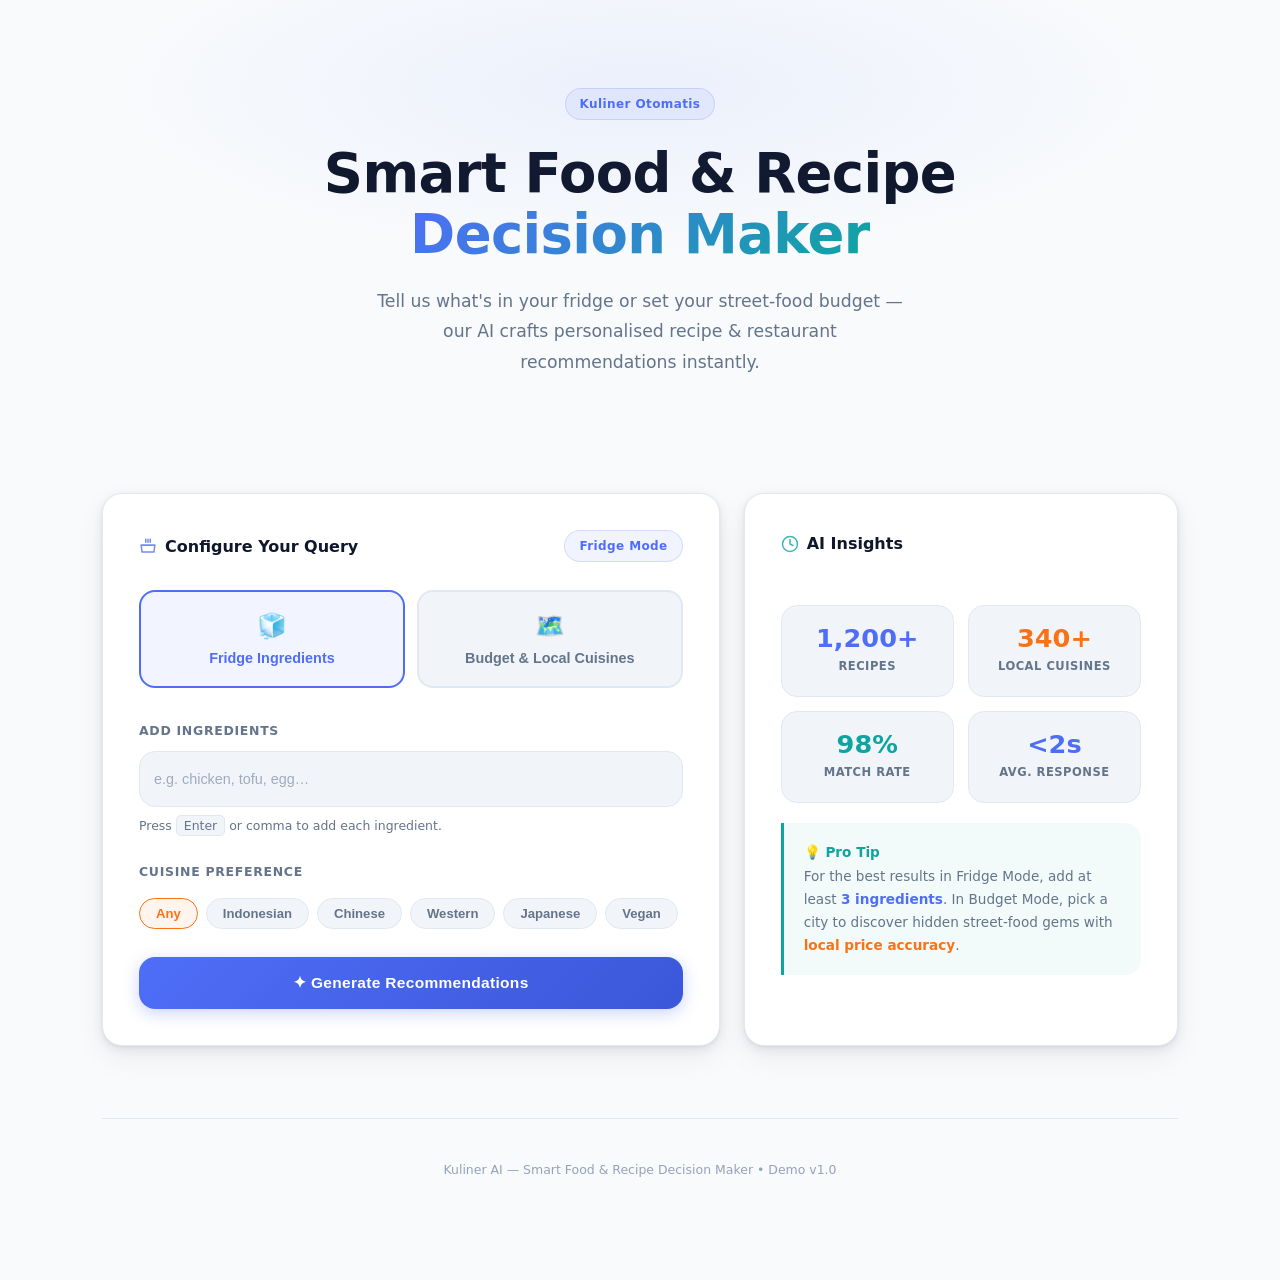
<file: index.html>
<!DOCTYPE html>
<html lang="en">
<head>
  <meta charset="UTF-8" />
  <meta name="viewport" content="width=device-width, initial-scale=1.0" />
  <title>Kuliner AI — Smart Food & Recipe Decision Maker</title>
  <link rel="stylesheet" href="css/style.css" />
</head>

<body>
  <div class="app-shell">

    <!-- ── HERO ───────────────────────────────────── -->
    <header class="hero">
      <div class="hero-eyebrow">
        <span class="badge">Kuliner Otomatis</span>
      </div>
      <h1>Smart Food &amp; Recipe<br><span>Decision Maker</span></h1>
      <p class="hero-subtitle">
        Tell us what's in your fridge or set your street-food budget —
        our AI crafts personalised recipe &amp; restaurant recommendations instantly.
      </p>
    </header>

    <!-- ── BENTO GRID ─────────────────────────────── -->
    <main>
      <div class="bento" id="main-bento">

        <!-- ── INPUT CARD (left, 7 cols) ───────────── -->
        <div class="card col-7" id="input-card">
          <div class="card-header">
            <span class="card-title">
              <svg width="18" height="18" viewBox="0 0 24 24" fill="none" stroke="var(--accent)" stroke-width="2" stroke-linecap="round" stroke-linejoin="round">
                <path d="M3 11l1 9h16l1-9H3z"/><path d="M3 11H21"/><path d="M9 3v4m3-4v4m3-4v4"/>
              </svg>
              Configure Your Query
            </span>
            <span class="badge" id="mode-badge">Fridge Mode</span>
          </div>

          <!-- Mode toggle -->
          <div class="mode-toggle" role="group" aria-label="Select mode">
            <button class="mode-btn active" id="btn-fridge" onclick="switchMode('fridge')" aria-pressed="true">
              <span class="mode-icon">🧊</span>
              Fridge Ingredients
            </button>
            <button class="mode-btn" id="btn-budget" onclick="switchMode('budget')" aria-pressed="false">
              <span class="mode-icon">🗺️</span>
              Budget &amp; Local Cuisines
            </button>
          </div>

          <!-- ── Panel A: Fridge Ingredients ────────── -->
          <div class="input-panel active" id="panel-fridge">
            <label for="ingredient-input">Add Ingredients</label>
            <div class="tag-input-wrap" onclick="document.getElementById('ingredient-input').focus()">
              <input
                id="ingredient-input"
                type="text"
                placeholder="e.g. chicken, tofu, egg…"
                autocomplete="off"
                aria-label="Type an ingredient and press Enter"
              />
            </div>
            <p class="hint-text">Press <kbd>Enter</kbd> or comma to add each ingredient.</p>

            <div style="margin-top: 24px;">
              <label for="cuisine-pref">Cuisine Preference</label>
              <div class="city-chips" id="cuisine-chips" role="group" aria-label="Choose cuisine style"></div>
            </div>
          </div>

          <!-- ── Panel B: Budget & Local Cuisines ───── -->
          <div class="input-panel" id="panel-budget">
            <label>Daily Food Budget</label>
            <div class="budget-display">
              <span class="budget-value" id="budget-val">25,000</span>
              <span class="budget-unit"> IDR</span>
            </div>
            <input type="range" id="budget-slider" min="5000" max="150000" step="5000" value="25000" aria-label="Budget in IDR" />
            <div style="display:flex;justify-content:space-between;margin-top:8px;">
              <span class="hint-text">Rp 5K</span>
              <span class="hint-text">Rp 150K</span>
            </div>

            <div style="margin-top: 26px;">
              <label>Select City / Region</label>
              <div class="city-chips" id="city-chips" role="group" aria-label="Choose city"></div>
            </div>
          </div>

          <button class="btn-primary" id="submit-btn" onclick="runAI()">
            ✦ Generate Recommendations
          </button>
        </div>

        <!-- ── SIDE COLUMN (5 cols) ──────────────────── -->
        <div class="card col-5 side-col">
          <div class="card-header">
            <span class="card-title">
              <svg width="18" height="18" viewBox="0 0 24 24" fill="none" stroke="var(--accent3)" stroke-width="2" stroke-linecap="round" stroke-linejoin="round">
                <circle cx="12" cy="12" r="10"/><path d="M12 6v6l4 2"/>
              </svg>
              AI Insights
            </span>
          </div>

          <div class="stat-grid">
            <div class="stat-card">
              <div class="stat-val color-accent">1,200+</div>
              <div class="stat-label">Recipes</div>
            </div>
            <div class="stat-card">
              <div class="stat-val color-accent2">340+</div>
              <div class="stat-label">Local Cuisines</div>
            </div>
            <div class="stat-card">
              <div class="stat-val color-accent3">98%</div>
              <div class="stat-label">Match Rate</div>
            </div>
            <div class="stat-card">
              <div class="stat-val color-accent">&lt;2s</div>
              <div class="stat-label">Avg. Response</div>
            </div>
          </div>

          <div class="tip-box">
            <strong>💡 Pro Tip</strong><br>
            For the best results in Fridge Mode, add at least
            <strong style="color:var(--accent)">3 ingredients</strong>.
            In Budget Mode, pick a city to discover hidden street-food gems
            with <strong style="color:var(--accent2)">local price accuracy</strong>.
          </div>
        </div>

        <!-- ── AI PROCESSING STATE ─────────────────── -->
        <div class="card" id="processing-section">
          <div class="ai-loader" aria-live="polite" aria-label="AI is processing">
            <div class="ai-dot"></div>
            <div class="ai-dot"></div>
            <div class="ai-dot"></div>
          </div>
          <p class="ai-status-text" id="ai-status-msg">Initialising AI engine…</p>
          <div class="ai-progress-bar">
            <div class="ai-progress-fill" id="ai-progress-fill"></div>
          </div>
        </div>

        <!-- ── RESULTS SECTION ────────────────────── -->
        <div id="results-section">
          <div class="results-header">
            <h2 id="results-title">🍽️ Recommended for You</h2>
            <button class="btn-secondary" onclick="resetUI()" aria-label="Try a new search">
              ↩ New Search
            </button>
          </div>
          <!-- recipe cards injected by JS as a vertical list -->
          <div class="results-list" id="results-grid"></div>
        </div>

      </div><!-- .bento -->
    </main>

    <footer>
      Kuliner AI &mdash; Smart Food &amp; Recipe Decision Maker &bull; Demo v1.0
    </footer>

  </div><!-- .app-shell -->

  <!-- Component modules loaded in dependency order -->
  <script src="js/data.js"></script>
  <script src="js/ui.js"></script>
  <script src="js/app.js"></script>
</body>
</html>
</file>
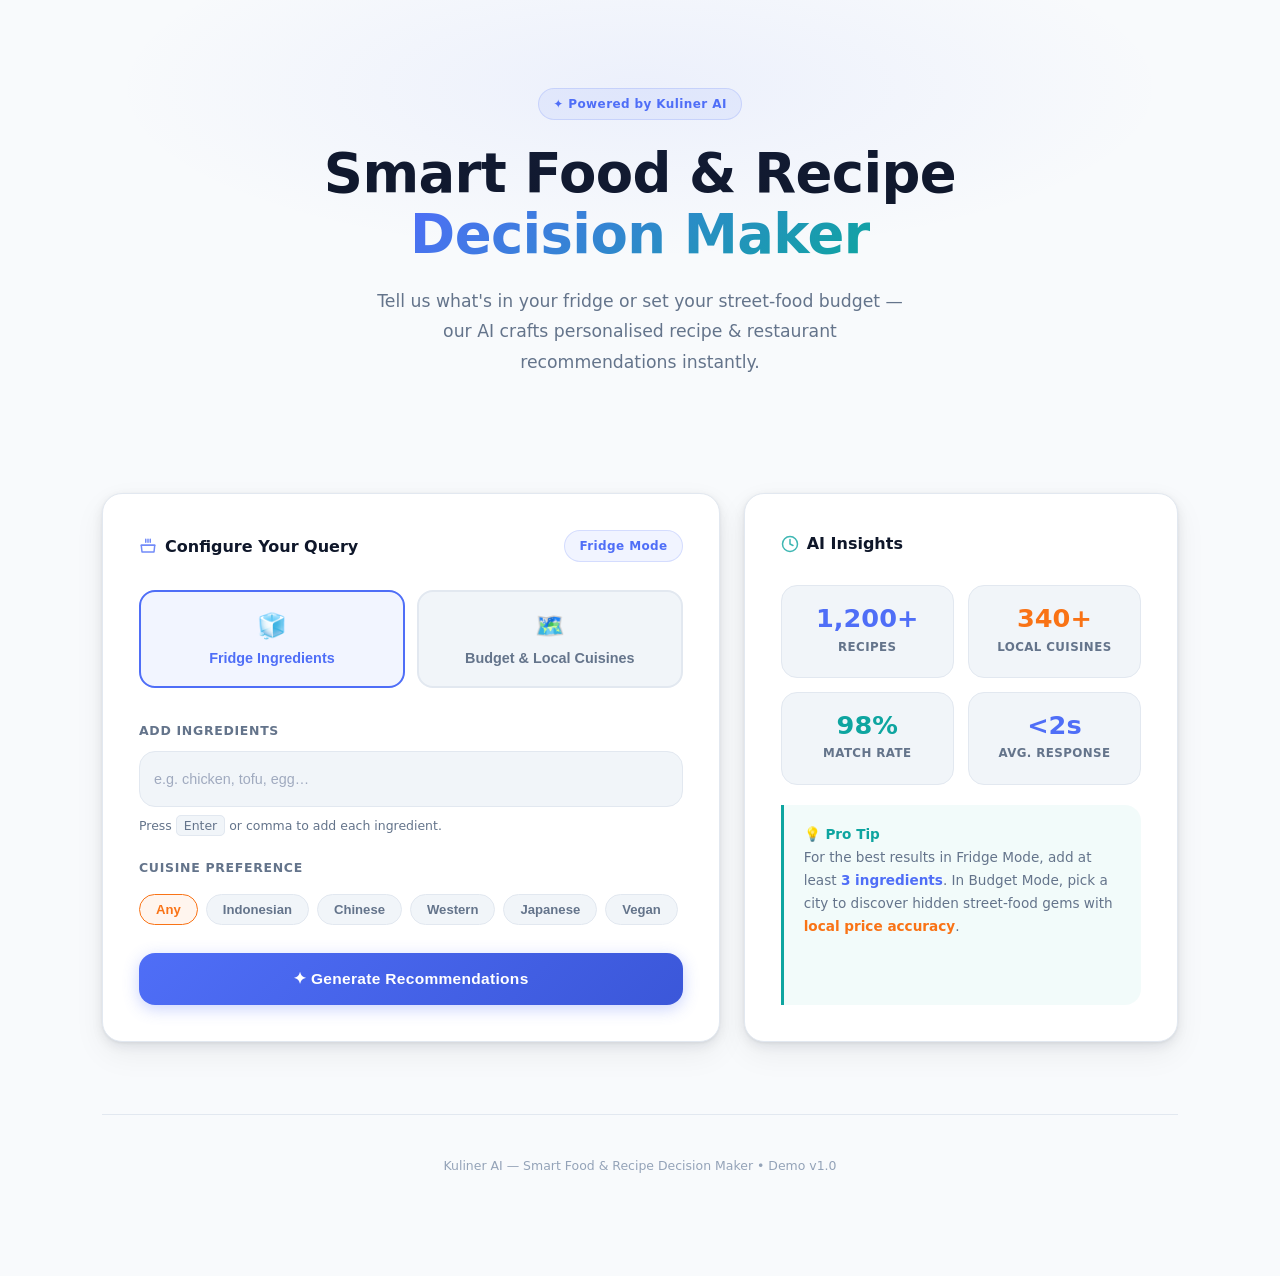
<file: kuliner-ai.html>
<!DOCTYPE html>
<html lang="en">
<head>
  <meta charset="UTF-8" />
  <meta name="viewport" content="width=device-width, initial-scale=1.0" />
  <title>Kuliner AI — Smart Food & Recipe Decision Maker</title>

  <!-- ─────────────────────────────────────────────
       EMBEDDED STYLES
       Dark-mode bento-grid aesthetic
  ───────────────────────────────────────────── -->
  <style>
    /* ── Reset & tokens ─────────────────────────── */
    *, *::before, *::after { box-sizing: border-box; margin: 0; padding: 0; }

    :root {
      /* ── Light theme palette ── */
      --bg:        #F8FAFC;
      --surface:   #FFFFFF;
      --surface2:  #F1F5F9;
      --border:    #E2E8F0;
      --border-focus: #94A3B8;
      --accent:    #4F6EF7;
      --accent2:   #F97316;
      --accent3:   #0EA5A0;
      --text:      #0F172A;
      --muted:     #64748B;
      --radius:    16px;
      --radius-lg: 20px;
      /* layered soft shadow for premium depth */
      --shadow:    0 1px 3px rgba(15,23,42,.06),
                   0 4px 12px rgba(15,23,42,.08),
                   0 12px 32px rgba(15,23,42,.06);
      --shadow-card-hover:
                   0 2px 6px rgba(15,23,42,.07),
                   0 8px 24px rgba(15,23,42,.11),
                   0 20px 48px rgba(15,23,42,.08);
      --transition: .22s ease;
    }

    html { scroll-behavior: smooth; }

    body {
      background: var(--bg);
      color: var(--text);
      font-family: -apple-system, "Segoe UI", system-ui, sans-serif;
      font-size: 15px;
      line-height: 1.7;
      min-height: 100vh;
    }

    /* ── Scrollbar ───────────────────────────────── */
    ::-webkit-scrollbar { width: 6px; }
    ::-webkit-scrollbar-track { background: var(--bg); }
    ::-webkit-scrollbar-thumb { background: var(--border); border-radius: 99px; }

    /* ── Layout shell — generous horizontal padding ── */
    .app-shell {
      max-width: 1140px;
      margin: 0 auto;
      padding: 0 32px 80px;
    }

    @media (max-width: 600px) {
      .app-shell { padding: 0 16px 60px; }
    }

    /* ── Utility ─────────────────────────────────── */
    .badge {
      display: inline-flex;
      align-items: center;
      gap: 6px;
      padding: 5px 14px;
      border-radius: 99px;
      font-size: 12px;
      font-weight: 700;
      letter-spacing: .4px;
      background: rgba(79,110,247,.08);
      color: var(--accent);
      border: 1px solid rgba(79,110,247,.18);
    }

    .badge.green {
      background: rgba(14,165,160,.07);
      color: var(--accent3);
      border-color: rgba(14,165,160,.18);
    }

    .badge.orange {
      background: rgba(249,115,22,.07);
      color: var(--accent2);
      border-color: rgba(249,115,22,.18);
    }

    /* ── HERO — airy top padding ─────────────────── */
    .hero {
      padding: 88px 0 64px;
      text-align: center;
      position: relative;
    }

    /* very soft tint, barely visible on white */
    .hero::before {
      content: '';
      position: absolute;
      inset: 0;
      background: radial-gradient(ellipse 70% 55% at 50% 20%,
                  rgba(79,110,247,.07) 0%, transparent 70%);
      pointer-events: none;
    }

    .hero-eyebrow {
      margin-bottom: 24px;
    }

    .hero h1 {
      font-size: clamp(2.1rem, 5vw, 3.4rem);
      font-weight: 800;
      letter-spacing: -.6px;
      line-height: 1.12;
      margin-bottom: 20px;
      color: var(--text);
    }

    .hero h1 span {
      background: linear-gradient(135deg, var(--accent) 0%, var(--accent3) 100%);
      -webkit-background-clip: text;
      -webkit-text-fill-color: transparent;
      background-clip: text;
    }

    .hero-subtitle {
      color: var(--muted);
      font-size: 1.08rem;
      max-width: 540px;
      margin: 0 auto;
      line-height: 1.75;
    }

    /* ── BENTO GRID — wider gaps for white-space ─── */
    .bento {
      display: grid;
      grid-template-columns: repeat(12, 1fr);
      gap: 24px;
      margin-top: 52px;
    }

    /* card base — crisp white with generous padding */
    .card {
      background: var(--surface);
      border: 1px solid var(--border);
      border-radius: var(--radius-lg);
      padding: 36px;
      box-shadow: var(--shadow);
      transition: box-shadow var(--transition), border-color var(--transition);
    }

    .card:hover {
      border-color: rgba(79,110,247,.25);
      box-shadow: var(--shadow-card-hover);
    }

    /* bento column spans */
    .col-12 { grid-column: span 12; }
    .col-7  { grid-column: span 7;  }
    .col-5  { grid-column: span 5;  }
    .col-6  { grid-column: span 6;  }

    @media (max-width: 768px) {
      .col-7, .col-5, .col-6 { grid-column: span 12; }
    }

    /* card header row */
    .card-header {
      display: flex;
      align-items: center;
      justify-content: space-between;
      margin-bottom: 28px;
    }

    .card-title {
      font-size: 1rem;
      font-weight: 700;
      color: var(--text);
      display: flex;
      align-items: center;
      gap: 8px;
    }

    .card-title svg { opacity: .8; }

    /* ── MODE TOGGLE ─────────────────────────────── */
    .mode-toggle {
      display: grid;
      grid-template-columns: 1fr 1fr;
      gap: 12px;
      margin-bottom: 32px;
    }

    .mode-btn {
      padding: 18px 12px;
      background: var(--surface2);
      border: 2px solid var(--border);
      border-radius: var(--radius);
      color: var(--muted);
      font-size: .9rem;
      font-weight: 600;
      cursor: pointer;
      text-align: center;
      transition: all var(--transition);
      line-height: 1.35;
    }

    .mode-btn .mode-icon { font-size: 1.5rem; display: block; margin-bottom: 6px; }

    .mode-btn.active {
      background: rgba(79,110,247,.07);
      border-color: var(--accent);
      color: var(--accent);
    }

    .mode-btn:hover:not(.active) {
      border-color: var(--border-focus);
      color: var(--text);
      background: var(--surface);
    }

    /* ── FORM ELEMENTS ───────────────────────────── */
    label {
      display: block;
      font-size: .78rem;
      font-weight: 700;
      color: var(--muted);
      text-transform: uppercase;
      letter-spacing: .7px;
      margin-bottom: 10px;
    }

    /* Input panel sections fade in/out */
    .input-panel {
      display: none;
      animation: fadeSlide .3s ease;
    }

    .input-panel.active { display: block; }

    @keyframes fadeSlide {
      from { opacity: 0; transform: translateY(10px); }
      to   { opacity: 1; transform: translateY(0); }
    }

    /* tag input */
    .tag-input-wrap {
      background: var(--surface2);
      border: 1.5px solid var(--border);
      border-radius: var(--radius);
      padding: 12px 14px;
      display: flex;
      flex-wrap: wrap;
      gap: 7px;
      min-height: 56px;
      cursor: text;
      transition: border-color var(--transition), box-shadow var(--transition);
    }

    .tag-input-wrap:focus-within {
      border-color: var(--accent);
      box-shadow: 0 0 0 3px rgba(79,110,247,.1);
    }

    .tag-chip {
      background: rgba(79,110,247,.1);
      color: var(--accent);
      border-radius: 8px;
      padding: 4px 11px;
      font-size: .82rem;
      font-weight: 600;
      display: flex;
      align-items: center;
      gap: 5px;
    }

    .tag-chip button {
      background: none;
      border: none;
      color: var(--accent);
      cursor: pointer;
      padding: 0;
      font-size: .95rem;
      line-height: 1;
      opacity: .6;
    }

    .tag-chip button:hover { opacity: 1; }

    #ingredient-input {
      flex: 1;
      min-width: 120px;
      background: none;
      border: none;
      outline: none;
      color: var(--text);
      font-size: .9rem;
    }

    #ingredient-input::placeholder { color: #A0AABF; }

    .hint-text {
      font-size: .78rem;
      color: var(--muted);
      margin-top: 8px;
    }

    /* budget slider */
    .budget-display {
      text-align: center;
      margin-bottom: 20px;
      padding: 20px;
      background: var(--surface2);
      border-radius: var(--radius);
    }

    .budget-value {
      font-size: 2.2rem;
      font-weight: 800;
      color: var(--accent2);
    }

    .budget-unit {
      font-size: .88rem;
      color: var(--muted);
    }

    input[type="range"] {
      -webkit-appearance: none;
      width: 100%;
      height: 6px;
      background: var(--border);
      border-radius: 99px;
      outline: none;
      cursor: pointer;
    }

    input[type="range"]::-webkit-slider-thumb {
      -webkit-appearance: none;
      width: 22px;
      height: 22px;
      border-radius: 50%;
      background: var(--accent2);
      box-shadow: 0 0 0 4px rgba(249,115,22,.15), 0 2px 6px rgba(249,115,22,.3);
      cursor: pointer;
    }

    /* city chips */
    .city-chips {
      display: flex;
      flex-wrap: wrap;
      gap: 8px;
      margin-top: 16px;
    }

    .city-chip {
      padding: 7px 16px;
      background: var(--surface2);
      border: 1.5px solid var(--border);
      border-radius: 99px;
      font-size: .82rem;
      font-weight: 600;
      color: var(--muted);
      cursor: pointer;
      transition: all var(--transition);
    }

    .city-chip.active,
    .city-chip:hover {
      background: rgba(249,115,22,.07);
      border-color: var(--accent2);
      color: var(--accent2);
    }

    /* ── SUBMIT BUTTON ───────────────────────────── */
    .btn-primary {
      width: 100%;
      padding: 17px;
      background: linear-gradient(135deg, var(--accent) 0%, #3B57D9 100%);
      color: #fff;
      font-size: .97rem;
      font-weight: 700;
      border: none;
      border-radius: var(--radius);
      cursor: pointer;
      margin-top: 28px;
      letter-spacing: .3px;
      box-shadow: 0 4px 16px rgba(79,110,247,.3);
      transition: box-shadow var(--transition), transform var(--transition), opacity var(--transition);
      position: relative;
      overflow: hidden;
    }

    .btn-primary:hover {
      box-shadow: 0 6px 24px rgba(79,110,247,.4);
      transform: translateY(-2px);
    }

    .btn-primary:active { transform: translateY(0); box-shadow: 0 2px 8px rgba(79,110,247,.2); }
    .btn-primary:disabled { opacity: .45; cursor: not-allowed; transform: none; box-shadow: none; }

    /* ── STATS MINI CARDS (side column) ──────────── */
    .stat-grid {
      display: grid;
      grid-template-columns: 1fr 1fr;
      gap: 14px;
      margin-bottom: 20px;
    }

    .stat-card {
      background: var(--surface2);
      border: 1px solid var(--border);
      border-radius: var(--radius);
      padding: 20px 16px;
      text-align: center;
    }

    .stat-card .stat-val {
      font-size: 1.6rem;
      font-weight: 800;
      line-height: 1;
      margin-bottom: 5px;
    }

    .stat-card .stat-label {
      font-size: .74rem;
      color: var(--muted);
      font-weight: 600;
      text-transform: uppercase;
      letter-spacing: .4px;
    }

    .color-accent  { color: var(--accent); }
    .color-accent2 { color: var(--accent2); }
    .color-accent3 { color: var(--accent3); }

    /* tip box */
    .tip-box {
      background: rgba(14,165,160,.05);
      border-left: 3px solid var(--accent3);
      border-radius: 0 var(--radius) var(--radius) 0;
      padding: 18px 20px;
      font-size: .85rem;
      color: var(--muted);
      line-height: 1.7;
    }

    .tip-box strong { color: var(--accent3); }

    /* ── AI PROCESSING STATE ─────────────────────── */
    #processing-section {
      display: none;
      grid-column: span 12;
      text-align: center;
      padding: 56px 32px;
    }

    #processing-section.visible { display: block; }

    .ai-loader {
      display: flex;
      justify-content: center;
      align-items: center;
      gap: 10px;
      margin-bottom: 24px;
    }

    .ai-dot {
      width: 13px;
      height: 13px;
      border-radius: 50%;
      background: var(--accent);
      animation: pulse-dot 1.4s ease-in-out infinite;
    }

    .ai-dot:nth-child(2) { animation-delay: .2s; background: var(--accent3); }
    .ai-dot:nth-child(3) { animation-delay: .4s; background: var(--accent2); }

    @keyframes pulse-dot {
      0%, 80%, 100% { transform: scale(.55); opacity: .35; }
      40%            { transform: scale(1.15); opacity: 1; }
    }

    .ai-status-text {
      font-size: 1rem;
      color: var(--muted);
      font-weight: 500;
    }

    .ai-progress-bar {
      width: 280px;
      height: 5px;
      background: var(--border);
      border-radius: 99px;
      margin: 20px auto 0;
      overflow: hidden;
    }

    .ai-progress-fill {
      height: 100%;
      width: 0%;
      background: linear-gradient(90deg, var(--accent), var(--accent3));
      border-radius: 99px;
      transition: width .4s ease;
    }

    /* ── RESULTS SECTION ─────────────────────────── */
    #results-section {
      display: none;
      grid-column: span 12;
    }

    #results-section.visible { display: block; }

    .results-header {
      display: flex;
      align-items: center;
      justify-content: space-between;
      margin-bottom: 28px;
      flex-wrap: wrap;
      gap: 14px;
    }

    .results-header h2 {
      font-size: 1.25rem;
      font-weight: 800;
      color: var(--text);
    }

    .results-grid {
      display: grid;
      grid-template-columns: repeat(auto-fill, minmax(300px, 1fr));
      gap: 20px;
    }

    /* recipe card */
    .recipe-card {
      background: var(--surface);
      border: 1px solid var(--border);
      border-radius: var(--radius-lg);
      overflow: hidden;
      box-shadow: var(--shadow);
      transition: transform var(--transition), box-shadow var(--transition), border-color var(--transition);
      cursor: pointer;
    }

    .recipe-card:hover {
      transform: translateY(-4px);
      border-color: rgba(79,110,247,.2);
      box-shadow: var(--shadow-card-hover);
    }

    /* colourful top accent stripe per card */
    .recipe-card-stripe {
      height: 5px;
    }

    .stripe-blue   { background: linear-gradient(90deg, #4F6EF7, #818CF8); }
    .stripe-orange { background: linear-gradient(90deg, #F97316, #FB923C); }
    .stripe-teal   { background: linear-gradient(90deg, #0EA5A0, #2DD4BF); }

    .recipe-card-body { padding: 26px; }

    .recipe-name {
      font-size: 1.07rem;
      font-weight: 800;
      color: var(--text);
      margin-bottom: 8px;
      display: flex;
      align-items: flex-start;
      gap: 8px;
    }

    .recipe-name .food-emoji { font-size: 1.35rem; }

    .recipe-meta {
      display: flex;
      gap: 8px;
      flex-wrap: wrap;
      margin-bottom: 16px;
    }

    .meta-pill {
      font-size: .74rem;
      font-weight: 700;
      padding: 4px 11px;
      border-radius: 99px;
    }

    .meta-pill.cost {
      background: rgba(249,115,22,.09);
      color: var(--accent2);
      border: 1px solid rgba(249,115,22,.2);
    }

    .meta-pill.time {
      background: rgba(14,165,160,.08);
      color: var(--accent3);
      border: 1px solid rgba(14,165,160,.18);
    }

    .meta-pill.difficulty {
      background: rgba(79,110,247,.08);
      color: var(--accent);
      border: 1px solid rgba(79,110,247,.16);
    }

    /* ingredient/location tags */
    .recipe-tags {
      display: flex;
      flex-wrap: wrap;
      gap: 6px;
      margin-bottom: 18px;
    }

    .recipe-tag {
      background: var(--surface2);
      border: 1px solid var(--border);
      border-radius: 6px;
      padding: 3px 9px;
      font-size: .74rem;
      color: var(--muted);
    }

    /* accordion steps */
    .steps-toggle {
      width: 100%;
      background: var(--surface2);
      border: 1.5px solid var(--border);
      border-radius: var(--radius);
      padding: 11px 16px;
      color: var(--text);
      font-size: .85rem;
      font-weight: 600;
      cursor: pointer;
      text-align: left;
      display: flex;
      justify-content: space-between;
      align-items: center;
      transition: background var(--transition), border-color var(--transition);
    }

    .steps-toggle:hover {
      background: rgba(79,110,247,.05);
      border-color: rgba(79,110,247,.3);
    }

    .steps-toggle .chevron {
      transition: transform var(--transition);
      font-style: normal;
      color: var(--muted);
    }

    .steps-toggle.open .chevron { transform: rotate(180deg); }

    .steps-body {
      display: none;
      padding: 16px 0 4px;
    }

    .steps-body.open { display: block; }

    .step-item {
      display: flex;
      gap: 14px;
      margin-bottom: 14px;
    }

    .step-num {
      flex-shrink: 0;
      width: 26px;
      height: 26px;
      border-radius: 50%;
      background: rgba(79,110,247,.1);
      color: var(--accent);
      font-size: .75rem;
      font-weight: 800;
      display: flex;
      align-items: center;
      justify-content: center;
      margin-top: 1px;
    }

    .step-text {
      font-size: .86rem;
      color: var(--muted);
      line-height: 1.6;
    }

    /* ── FOOTER ──────────────────────────────────── */
    footer {
      text-align: center;
      padding: 40px 0 20px;
      font-size: .78rem;
      color: #94A3B8;
      border-top: 1px solid var(--border);
      margin-top: 72px;
    }
  </style>
</head>

<body>
  <div class="app-shell">

    <!-- ── HERO ───────────────────────────────────── -->
    <header class="hero">
      <div class="hero-eyebrow">
        <span class="badge">✦ Powered by Kuliner AI</span>
      </div>
      <h1>Smart Food &amp; Recipe<br><span>Decision Maker</span></h1>
      <p class="hero-subtitle">
        Tell us what's in your fridge or set your street-food budget —
        our AI crafts personalised recipe &amp; restaurant recommendations instantly.
      </p>
    </header>

    <!-- ── BENTO GRID ─────────────────────────────── -->
    <main>
      <div class="bento" id="main-bento">

        <!-- ── INPUT CARD (left, 7 cols) ───────────── -->
        <div class="card col-7" id="input-card">
          <div class="card-header">
            <span class="card-title">
              <!-- mixing bowl icon -->
              <svg width="18" height="18" viewBox="0 0 24 24" fill="none" stroke="var(--accent)" stroke-width="2" stroke-linecap="round" stroke-linejoin="round">
                <path d="M3 11l1 9h16l1-9H3z"/><path d="M3 11H21"/><path d="M9 3v4m3-4v4m3-4v4"/>
              </svg>
              Configure Your Query
            </span>
            <span class="badge" id="mode-badge">Fridge Mode</span>
          </div>

          <!-- Mode toggle -->
          <div class="mode-toggle" role="group" aria-label="Select mode">
            <button class="mode-btn active" id="btn-fridge" onclick="switchMode('fridge')" aria-pressed="true">
              <span class="mode-icon">🧊</span>
              Fridge Ingredients
            </button>
            <button class="mode-btn" id="btn-budget" onclick="switchMode('budget')" aria-pressed="false">
              <span class="mode-icon">🗺️</span>
              Budget &amp; Local Cuisines
            </button>
          </div>

          <!-- ── Panel A: Fridge Ingredients ────────── -->
          <div class="input-panel active" id="panel-fridge">
            <label for="ingredient-input">Add Ingredients</label>
            <div class="tag-input-wrap" onclick="document.getElementById('ingredient-input').focus()">
              <!-- tags rendered here by JS -->
              <input
                id="ingredient-input"
                type="text"
                placeholder="e.g. chicken, tofu, egg…"
                autocomplete="off"
                aria-label="Type an ingredient and press Enter"
              />
            </div>
            <p class="hint-text">Press <kbd style="background:var(--surface2);border:1px solid var(--border);color:var(--muted);padding:2px 7px;border-radius:5px;font-size:.78rem;font-family:inherit">Enter</kbd> or comma to add each ingredient.</p>

            <div style="margin-top: 20px;">
              <label for="cuisine-pref">Cuisine Preference</label>
              <div class="city-chips" id="cuisine-chips" role="group" aria-label="Choose cuisine style">
                <!-- JS renders these -->
              </div>
            </div>
          </div>

          <!-- ── Panel B: Budget & Local Cuisines ───── -->
          <div class="input-panel" id="panel-budget">
            <label>Daily Food Budget</label>
            <div class="budget-display">
              <span class="budget-value" id="budget-val">25,000</span>
              <span class="budget-unit"> IDR</span>
            </div>
            <input
              type="range"
              id="budget-slider"
              min="5000"
              max="150000"
              step="5000"
              value="25000"
              aria-label="Budget in IDR"
            />
            <div style="display:flex;justify-content:space-between;margin-top:6px;">
              <span class="hint-text">Rp 5K</span>
              <span class="hint-text">Rp 150K</span>
            </div>

            <div style="margin-top: 22px;">
              <label>Select City / Region</label>
              <div class="city-chips" id="city-chips" role="group" aria-label="Choose city">
                <!-- JS renders these -->
              </div>
            </div>
          </div>

          <!-- Submit -->
          <button class="btn-primary" id="submit-btn" onclick="runAI()">
            ✦ Generate Recommendations
          </button>
        </div>

        <!-- ── SIDE COLUMN (5 cols) ──────────────────── -->
        <div class="card col-5" style="display:flex;flex-direction:column;gap:0;">
          <div class="card-header">
            <span class="card-title">
              <svg width="18" height="18" viewBox="0 0 24 24" fill="none" stroke="var(--accent3)" stroke-width="2" stroke-linecap="round" stroke-linejoin="round">
                <circle cx="12" cy="12" r="10"/><path d="M12 6v6l4 2"/>
              </svg>
              AI Insights
            </span>
          </div>

          <!-- mini stats -->
          <div class="stat-grid">
            <div class="stat-card">
              <div class="stat-val color-accent">1,200+</div>
              <div class="stat-label">Recipes</div>
            </div>
            <div class="stat-card">
              <div class="stat-val color-accent2">340+</div>
              <div class="stat-label">Local Cuisines</div>
            </div>
            <div class="stat-card">
              <div class="stat-val color-accent3">98%</div>
              <div class="stat-label">Match Rate</div>
            </div>
            <div class="stat-card">
              <div class="stat-val color-accent">&lt;2s</div>
              <div class="stat-label">Avg. Response</div>
            </div>
          </div>

          <!-- tip box -->
          <div class="tip-box" style="flex:1;">
            <strong>💡 Pro Tip</strong><br>
            For the best results in Fridge Mode, add at least
            <strong style="color:var(--accent)">3 ingredients</strong>.
            In Budget Mode, pick a city to discover hidden street-food gems
            with <strong style="color:var(--accent2)">local price accuracy</strong>.
          </div>
        </div>

        <!-- ── AI PROCESSING STATE ─────────────────── -->
        <div class="card" id="processing-section">
          <div class="ai-loader" aria-live="polite" aria-label="AI is processing">
            <div class="ai-dot"></div>
            <div class="ai-dot"></div>
            <div class="ai-dot"></div>
          </div>
          <p class="ai-status-text" id="ai-status-msg">Initialising AI engine…</p>
          <div class="ai-progress-bar">
            <div class="ai-progress-fill" id="ai-progress-fill"></div>
          </div>
        </div>

        <!-- ── RESULTS SECTION ────────────────────── -->
        <div id="results-section">
          <div class="results-header">
            <h2 id="results-title">🍽️ Recommended for You</h2>
            <button
              style="background:var(--surface2);border:1.5px solid var(--border);color:var(--muted);padding:9px 18px;border-radius:var(--radius);cursor:pointer;font-size:.83rem;font-weight:600;transition:all .22s ease;"
              onmouseover="this.style.borderColor='var(--border-focus)';this.style.color='var(--text)'"
              onmouseout="this.style.borderColor='var(--border)';this.style.color='var(--muted)'"
              onclick="resetUI()"
              aria-label="Try a new search"
            >
              ↩ New Search
            </button>
          </div>
          <div class="results-grid" id="results-grid">
            <!-- recipe cards injected by JS -->
          </div>
        </div>

      </div><!-- .bento -->
    </main>

    <!-- ── FOOTER ──────────────────────────────────── -->
    <footer>
      Kuliner AI &mdash; Smart Food &amp; Recipe Decision Maker &bull; Demo v1.0
    </footer>

  </div><!-- .app-shell -->

  <!-- ─────────────────────────────────────────────
       EMBEDDED JAVASCRIPT
  ───────────────────────────────────────────── -->
  <script>
    /* ─────────────────────────────────────────────
     * STATE
     * ───────────────────────────────────────────── */
    const state = {
      mode: 'fridge',             // 'fridge' | 'budget'
      ingredients: [],
      selectedCuisines: [],
      budget: 25000,
      selectedCity: 'Yogyakarta'
    };

    /* ─────────────────────────────────────────────
     * CONSTANTS / SEED DATA
     * ───────────────────────────────────────────── */
    const CUISINES = ['Any', 'Indonesian', 'Chinese', 'Western', 'Japanese', 'Vegan'];
    const CITIES   = ['Yogyakarta', 'Jakarta', 'Bandung', 'Surabaya', 'Bali', 'Medan'];

    /**
     * Recipe database (simulated).
     * Each object represents a dish the AI can "recommend".
     * In production this would come from a real API.
     */
    const RECIPES_FRIDGE = [
      {
        emoji: '🍳',
        name: 'Scrambled Tofu with Egg',
        cost: 'Rp 8,000',
        time: '15 min',
        difficulty: 'Easy',
        tags: ['tofu', 'egg', 'garlic', 'soy sauce'],
        stripe: 'stripe-blue',
        steps: [
          'Crumble firm tofu into small pieces and set aside.',
          'Sauté minced garlic in oil over medium heat until fragrant.',
          'Add tofu, season with soy sauce, salt, and pepper; stir-fry 3 min.',
          'Push tofu to the side, crack in eggs, and scramble lightly.',
          'Fold eggs into tofu; cook 1 more minute. Serve hot.'
        ]
      },
      {
        emoji: '🍜',
        name: 'Mie Goreng Sederhana',
        cost: 'Rp 12,000',
        time: '20 min',
        difficulty: 'Easy',
        tags: ['noodles', 'egg', 'cabbage', 'sweet soy sauce'],
        stripe: 'stripe-orange',
        steps: [
          'Boil noodles until al-dente; drain and toss with a drop of oil.',
          'Heat oil; stir-fry shallots and garlic 2 min.',
          'Add noodles, kecap manis, and oyster sauce; toss well.',
          'Push to side, scramble an egg in the same wok.',
          'Mix egg through the noodles; add cabbage and cook 2 min.',
          'Garnish with fried shallots and a lime wedge.'
        ]
      },
      {
        emoji: '🍲',
        name: 'Sayur Bening Bayam',
        cost: 'Rp 5,000',
        time: '25 min',
        difficulty: 'Easy',
        tags: ['spinach', 'corn', 'shallots', 'water'],
        stripe: 'stripe-teal',
        steps: [
          'Bring 600 ml water to a gentle boil.',
          'Add sliced shallots and garlic; simmer 3 min.',
          'Add sweet corn chunks; cook 5 min.',
          'Add spinach leaves; season with salt and a pinch of sugar.',
          'Cook 2 more minutes. Serve as a light, clear soup.'
        ]
      }
    ];

    const RECIPES_BUDGET = {
      Yogyakarta: [
        {
          emoji: '🍚',
          name: 'Nasi Gudeg Yu Djum',
          cost: 'Rp 15,000',
          time: 'Ready to eat',
          difficulty: 'Dine-out',
          tags: ['Jl. Kaliurang', 'Open 06:00–14:00', 'Jackfruit stew'],
          stripe: 'stripe-orange',
          steps: [
            'Head to Jl. Kaliurang KM 4.5, Yogyakarta.',
            'Order the standard "porsi" (serving) which includes rice, gudeg, krecek, and a boiled egg.',
            'Pair with hot teh jahe (ginger tea) for Rp 3,000.',
            'Arrive before 10 AM for the freshest batch.',
            'Take-away packaging available in banana-leaf wraps.'
          ]
        },
        {
          emoji: '🥜',
          name: 'Sate Klathak Pak Pong',
          cost: 'Rp 22,000',
          time: 'Ready to eat',
          difficulty: 'Dine-out',
          tags: ['Pasar Pathuk', 'Open 17:00–23:00', 'Lamb satay'],
          stripe: 'stripe-blue',
          steps: [
            'Find the stall at Pasar Pathuk, near Alun-Alun Selatan.',
            'Sate Klathak uses thick iron skewers — ask for 2 skewers + rice.',
            'Season is minimal: only salt, letting the lamb flavour shine.',
            'Enjoy with kuah tongseng (spiced broth) on the side.',
            'Budget: Rp 22K for 2 skewers + rice + broth.'
          ]
        },
        {
          emoji: '🍢',
          name: 'Angkringan Lik Man',
          cost: 'Rp 10,000',
          time: 'Ready to eat',
          difficulty: 'Dine-out',
          tags: ['Stasiun Tugu', 'Open 17:30–late', 'Street snacks'],
          stripe: 'stripe-teal',
          steps: [
            'Find Angkringan Lik Man right next to Tugu Train Station.',
            'Pick 4–6 skewers from the cart (sate usus, tempe, tahu).',
            'Order nasi kucing (small rice packet) for Rp 2,000 each.',
            'Pair with traditional kopi joss (coffee with a charcoal briquette).',
            'Rp 10K–15K will get you a satisfying, authentic experience.'
          ]
        }
      ],
      Jakarta: [
        {
          emoji: '🍜',
          name: 'Soto Betawi Bu Haji',
          cost: 'Rp 25,000',
          time: 'Ready to eat',
          difficulty: 'Dine-out',
          tags: ['Menteng area', 'Open 07:00–15:00', 'Beef soup'],
          stripe: 'stripe-orange',
          steps: [
            'Visit the stall in Menteng, Central Jakarta.',
            'Order the "komplit" (complete) version with beef, lung, and potato.',
            'Rich coconut milk broth — ask for extra emping crackers.',
            'Squeeze lime to cut through the richness.',
            'Pair with sweet iced tea (es teh manis) for Rp 5,000.'
          ]
        },
        {
          emoji: '🥗',
          name: 'Gado-Gado Cemara',
          cost: 'Rp 18,000',
          time: 'Ready to eat',
          difficulty: 'Dine-out',
          tags: ['Cikini area', 'Open 10:00–20:00', 'Peanut sauce salad'],
          stripe: 'stripe-teal',
          steps: [
            'Locate the stall near Cikini roundabout.',
            'Choose your vegetables: kangkung, bean sprouts, potato, egg.',
            'The peanut sauce is freshly ground — specify your spice level.',
            'Add lontong (rice cake) for extra filling.',
            'Topped with kerupuk and fried shallots before serving.'
          ]
        },
        {
          emoji: '🍢',
          name: 'Ketoprak Cirebon Abang',
          cost: 'Rp 14,000',
          time: 'Ready to eat',
          difficulty: 'Dine-out',
          tags: ['Street cart', 'Open 11:00–21:00', 'Tofu & vermicelli'],
          stripe: 'stripe-blue',
          steps: [
            'Look for the blue-cart ketoprak vendor along Jl. Wahid Hasyim.',
            'Ingredients: bihun, tahu, taoge, ketimun, and lontong.',
            'Sauce: peanut-based with kecap manis and sambal.',
            'Sprinkle generous amounts of emping for crunch.',
            'Budget-friendly and filling — one portion is enough for lunch.'
          ]
        }
      ]
    };

    /* Fallback for cities not in dataset */
    const FALLBACK_RECIPES = [
      {
        emoji: '🍛',
        name: 'Nasi Campur Lokal',
        cost: 'Rp 18,000',
        time: 'Ready to eat',
        difficulty: 'Dine-out',
        tags: ['Local warung', 'Mixed rice', 'Budget-friendly'],
        stripe: 'stripe-orange',
        steps: [
          'Find the nearest warung nasi campur in your area.',
          'Point to 3–4 side dishes from the display.',
          'Common picks: tempe goreng, tahu bacem, sayur asem, and sambal.',
          'Comes with a portion of steamed white rice.',
          'Usually open for lunch 11:00–15:00.'
        ]
      },
      {
        emoji: '🥘',
        name: 'Soto Ayam Kampung',
        cost: 'Rp 12,000',
        time: 'Ready to eat',
        difficulty: 'Dine-out',
        tags: ['Street food', 'Chicken broth', 'Common across Indonesia'],
        stripe: 'stripe-teal',
        steps: [
          'Look for a soto stall near your location.',
          'Order the standard bowl with rice or vermicelli.',
          'Add a soft-boiled egg for Rp 2,000 extra.',
          'Squeeze lime and add a spoonful of sambal.',
          'The clear golden broth is a signature of soto ayam kampung.'
        ]
      },
      {
        emoji: '🥞',
        name: 'Martabak Terang Bulan',
        cost: 'Rp 20,000',
        time: 'Ready to eat',
        difficulty: 'Dine-out',
        tags: ['Night market', 'Sweet pancake', 'Popular snack'],
        stripe: 'stripe-blue',
        steps: [
          'Visit a night market (pasar malam) or look for roadside vendors after 5 PM.',
          'Choose a sweet filling: chocolate, cheese, peanut, or combination.',
          'Freshly made thick pancake batter is poured into a pan and cooked slowly.',
          'Cut into portions and wrapped in paper.',
          'Great as a dessert or evening snack within budget.'
        ]
      }
    ];

    /* AI processing status messages shown sequentially */
    const AI_MESSAGES = [
      'Scanning ingredient database…',
      'Cross-referencing local cuisines…',
      'Calculating nutritional balance…',
      'Matching your budget constraints…',
      'Finalising top recommendations…'
    ];

    /* ─────────────────────────────────────────────
     * DOM REFERENCES
     * ───────────────────────────────────────────── */
    const $modeBadge    = document.getElementById('mode-badge');
    const $btnFridge    = document.getElementById('btn-fridge');
    const $btnBudget    = document.getElementById('btn-budget');
    const $panelFridge  = document.getElementById('panel-fridge');
    const $panelBudget  = document.getElementById('panel-budget');
    const $submitBtn    = document.getElementById('submit-btn');
    const $processing   = document.getElementById('processing-section');
    const $results      = document.getElementById('results-section');
    const $resultsGrid  = document.getElementById('results-grid');
    const $resultsTitle = document.getElementById('results-title');
    const $aiMsg        = document.getElementById('ai-status-msg');
    const $aiProgress   = document.getElementById('ai-progress-fill');
    const $budgetSlider = document.getElementById('budget-slider');
    const $budgetVal    = document.getElementById('budget-val');
    const $tagWrap      = document.querySelector('.tag-input-wrap');
    const $ingInput     = document.getElementById('ingredient-input');

    /* ─────────────────────────────────────────────
     * INIT
     * ───────────────────────────────────────────── */
    (function init() {
      renderCuisineChips();
      renderCityChips();
      setupIngredientInput();
      setupBudgetSlider();
    })();

    /* ─────────────────────────────────────────────
     * CUISINE CHIPS (Fridge mode)
     * ───────────────────────────────────────────── */
    function renderCuisineChips() {
      const wrap = document.getElementById('cuisine-chips');
      wrap.innerHTML = '';
      CUISINES.forEach(function(c, i) {
        const btn = document.createElement('button');
        btn.className = 'city-chip' + (i === 0 ? ' active' : '');
        btn.textContent = c;
        btn.setAttribute('aria-pressed', i === 0 ? 'true' : 'false');
        btn.onclick = function() {
          wrap.querySelectorAll('.city-chip').forEach(function(b) {
            b.classList.remove('active');
            b.setAttribute('aria-pressed', 'false');
          });
          btn.classList.add('active');
          btn.setAttribute('aria-pressed', 'true');
          state.selectedCuisines = [c];
        };
        wrap.appendChild(btn);
      });
      state.selectedCuisines = [CUISINES[0]];
    }

    /* ─────────────────────────────────────────────
     * CITY CHIPS (Budget mode)
     * ───────────────────────────────────────────── */
    function renderCityChips() {
      const wrap = document.getElementById('city-chips');
      wrap.innerHTML = '';
      CITIES.forEach(function(city, i) {
        const btn = document.createElement('button');
        btn.className = 'city-chip' + (i === 0 ? ' active' : '');
        btn.textContent = city;
        btn.setAttribute('aria-pressed', i === 0 ? 'true' : 'false');
        btn.onclick = function() {
          wrap.querySelectorAll('.city-chip').forEach(function(b) {
            b.classList.remove('active');
            b.setAttribute('aria-pressed', 'false');
          });
          btn.classList.add('active');
          btn.setAttribute('aria-pressed', 'true');
          state.selectedCity = city;
        };
        wrap.appendChild(btn);
      });
    }

    /* ─────────────────────────────────────────────
     * INGREDIENT TAG INPUT
     * ───────────────────────────────────────────── */
    function setupIngredientInput() {
      $ingInput.addEventListener('keydown', function(e) {
        if (e.key === 'Enter' || e.key === ',') {
          e.preventDefault();
          addIngredient($ingInput.value);
        }
        // backspace on empty input removes last tag
        if (e.key === 'Backspace' && $ingInput.value === '' && state.ingredients.length > 0) {
          removeIngredient(state.ingredients.length - 1);
        }
      });

      $ingInput.addEventListener('blur', function() {
        if ($ingInput.value.trim()) addIngredient($ingInput.value);
      });
    }

    function addIngredient(raw) {
      const val = raw.replace(/,/g, '').trim().toLowerCase();
      if (!val || state.ingredients.includes(val)) {
        $ingInput.value = '';
        return;
      }
      state.ingredients.push(val);
      renderTags();
      $ingInput.value = '';
    }

    function removeIngredient(idx) {
      state.ingredients.splice(idx, 1);
      renderTags();
    }

    function renderTags() {
      // remove all existing chips, keep the input element
      $tagWrap.querySelectorAll('.tag-chip').forEach(function(el) { el.remove(); });
      state.ingredients.forEach(function(ing, i) {
        const chip = document.createElement('span');
        chip.className = 'tag-chip';
        chip.innerHTML =
          ing +
          '<button onclick="removeIngredient(' + i + ')" aria-label="Remove ' + ing + '">×</button>';
        $tagWrap.insertBefore(chip, $ingInput);
      });
    }

    /* ─────────────────────────────────────────────
     * BUDGET SLIDER
     * ───────────────────────────────────────────── */
    function setupBudgetSlider() {
      $budgetSlider.addEventListener('input', function() {
        state.budget = parseInt($budgetSlider.value, 10);
        $budgetVal.textContent = state.budget.toLocaleString('id-ID');
      });
    }

    /* ─────────────────────────────────────────────
     * MODE SWITCH
     * ───────────────────────────────────────────── */
    function switchMode(mode) {
      state.mode = mode;

      const isFridge = mode === 'fridge';

      $btnFridge.classList.toggle('active', isFridge);
      $btnBudget.classList.toggle('active', !isFridge);
      $btnFridge.setAttribute('aria-pressed', isFridge ? 'true' : 'false');
      $btnBudget.setAttribute('aria-pressed', isFridge ? 'false' : 'true');

      $panelFridge.classList.toggle('active', isFridge);
      $panelBudget.classList.toggle('active', !isFridge);

      $modeBadge.textContent = isFridge ? 'Fridge Mode' : 'Budget Mode';
    }

    /* ─────────────────────────────────────────────
     * RUN AI (orchestrator)
     * ───────────────────────────────────────────── */
    function runAI() {
      // basic validation
      if (state.mode === 'fridge' && state.ingredients.length === 0) {
        shakeElement('input-card');
        alert('Please add at least one ingredient before generating recommendations.');
        return;
      }

      // hide results, show processing
      $results.classList.remove('visible');
      $results.style.display = 'none';
      $processing.classList.add('visible');
      $submitBtn.disabled = true;

      simulateProcessing(function() {
        // done — show results
        $processing.classList.remove('visible');
        displayResults();
        $submitBtn.disabled = false;
      });
    }

    /* ─────────────────────────────────────────────
     * SIMULATED AI PROCESSING
     * ───────────────────────────────────────────── */
    function simulateProcessing(onComplete) {
      let step = 0;
      const totalSteps = AI_MESSAGES.length;
      const stepDuration = 520; // ms per step

      function tick() {
        if (step >= totalSteps) {
          $aiProgress.style.width = '100%';
          setTimeout(onComplete, 300);
          return;
        }
        $aiMsg.textContent = AI_MESSAGES[step];
        $aiProgress.style.width = ((step + 1) / totalSteps * 100) + '%';
        step++;
        setTimeout(tick, stepDuration);
      }

      // reset bar
      $aiProgress.style.width = '0%';
      tick();
    }

    /* ─────────────────────────────────────────────
     * DISPLAY RESULTS
     * ───────────────────────────────────────────── */
    function displayResults() {
      let recipes;

      if (state.mode === 'fridge') {
        recipes = RECIPES_FRIDGE;
        $resultsTitle.textContent =
          '🍳 Recipes using: ' + state.ingredients.slice(0, 3).join(', ') +
          (state.ingredients.length > 3 ? '…' : '');
      } else {
        // look up city-specific recipes; fall back to generic
        recipes = RECIPES_BUDGET[state.selectedCity] || FALLBACK_RECIPES;
        $resultsTitle.textContent =
          '🗺️ Best eats in ' + state.selectedCity +
          ' under Rp ' + state.budget.toLocaleString('id-ID');
      }

      // filter budget mode cards by price if possible
      if (state.mode === 'budget') {
        recipes = recipes.filter(function(r) {
          const price = parseInt(r.cost.replace(/[^\d]/g, ''), 10);
          return price <= state.budget;
        });
        // if filter removes everything, show all
        if (recipes.length === 0) recipes = RECIPES_BUDGET[state.selectedCity] || FALLBACK_RECIPES;
      }

      // render cards
      $resultsGrid.innerHTML = '';
      recipes.forEach(function(recipe, idx) {
        $resultsGrid.appendChild(buildRecipeCard(recipe, idx));
      });

      $results.style.display = 'block';
      // slight delay so display:block paints before transition
      requestAnimationFrame(function() {
        $results.classList.add('visible');
        $results.scrollIntoView({ behavior: 'smooth', block: 'start' });
      });
    }

    /* ─────────────────────────────────────────────
     * BUILD RECIPE CARD (DOM)
     * ───────────────────────────────────────────── */
    function buildRecipeCard(recipe, idx) {
      const card = document.createElement('article');
      card.className = 'recipe-card';
      card.style.animationDelay = (idx * 0.08) + 's';
      card.style.animation = 'fadeSlide .4s ease both';

      // tags HTML
      const tagsHTML = recipe.tags
        .map(function(t) { return '<span class="recipe-tag">' + escapeHTML(t) + '</span>'; })
        .join('');

      // steps HTML
      const stepsHTML = recipe.steps
        .map(function(s, i) {
          return '<div class="step-item">' +
            '<div class="step-num">' + (i + 1) + '</div>' +
            '<p class="step-text">' + escapeHTML(s) + '</p>' +
          '</div>';
        })
        .join('');

      const toggleId = 'steps-toggle-' + idx;
      const bodyId   = 'steps-body-' + idx;

      card.innerHTML =
        '<div class="recipe-card-stripe ' + recipe.stripe + '"></div>' +
        '<div class="recipe-card-body">' +
          '<div class="recipe-name">' +
            '<span class="food-emoji">' + recipe.emoji + '</span>' +
            escapeHTML(recipe.name) +
          '</div>' +
          '<div class="recipe-meta">' +
            '<span class="meta-pill cost">' + escapeHTML(recipe.cost) + '</span>' +
            '<span class="meta-pill time">⏱ ' + escapeHTML(recipe.time) + '</span>' +
            '<span class="meta-pill difficulty">' + escapeHTML(recipe.difficulty) + '</span>' +
          '</div>' +
          '<div class="recipe-tags">' + tagsHTML + '</div>' +
          '<button class="steps-toggle" id="' + toggleId + '" ' +
            'onclick="toggleSteps(\'' + toggleId + '\',\'' + bodyId + '\')" ' +
            'aria-expanded="false" aria-controls="' + bodyId + '">' +
            'View Step-by-Step <em class="chevron">▾</em>' +
          '</button>' +
          '<div class="steps-body" id="' + bodyId + '" role="region">' +
            stepsHTML +
          '</div>' +
        '</div>';

      return card;
    }

    /* ─────────────────────────────────────────────
     * STEPS ACCORDION TOGGLE
     * ───────────────────────────────────────────── */
    function toggleSteps(toggleId, bodyId) {
      const toggle = document.getElementById(toggleId);
      const body   = document.getElementById(bodyId);
      const isOpen = toggle.classList.contains('open');

      toggle.classList.toggle('open', !isOpen);
      body.classList.toggle('open', !isOpen);
      toggle.setAttribute('aria-expanded', !isOpen ? 'true' : 'false');
    }

    /* ─────────────────────────────────────────────
     * RESET UI
     * ───────────────────────────────────────────── */
    function resetUI() {
      $results.classList.remove('visible');
      $results.style.display = 'none';
      state.ingredients = [];
      renderTags();
      $ingInput.value = '';
      document.getElementById('input-card').scrollIntoView({ behavior: 'smooth' });
    }

    /* ─────────────────────────────────────────────
     * HELPERS
     * ───────────────────────────────────────────── */

    /** Escape HTML to prevent XSS when injecting text into innerHTML. */
    function escapeHTML(str) {
      return String(str)
        .replace(/&/g, '&amp;')
        .replace(/</g, '&lt;')
        .replace(/>/g, '&gt;')
        .replace(/"/g, '&quot;');
    }

    /** Briefly shake a card to signal validation error. */
    function shakeElement(id) {
      const el = document.getElementById(id);
      if (!el) return;
      el.style.animation = 'none';
      el.offsetHeight; /* trigger reflow */
      el.style.animation = 'shake .35s ease';
    }

    /* shake keyframe — injected dynamically once */
    (function addShakeKeyframe() {
      const style = document.createElement('style');
      style.textContent =
        '@keyframes shake{' +
        '0%,100%{transform:translateX(0)}' +
        '20%{transform:translateX(-6px)}' +
        '40%{transform:translateX(6px)}' +
        '60%{transform:translateX(-4px)}' +
        '80%{transform:translateX(4px)}' +
        '}';
      document.head.appendChild(style);
    })();
  </script>
</body>
</html>
</file>
<file: css/style.css>
/* ============================================================
   Kuliner AI — Main Stylesheet
   css/style.css
   ============================================================ */

/* ── Reset & custom tokens ──────────────────────────────── */
*, *::before, *::after { box-sizing: border-box; margin: 0; padding: 0; }

:root {
  --bg:          #F8FAFC;
  --surface:     #FFFFFF;
  --surface2:    #F1F5F9;
  --border:      #E2E8F0;
  --border-focus:#94A3B8;
  --accent:      #4F6EF7;
  --accent2:     #F97316;
  --accent3:     #0EA5A0;
  --text:        #0F172A;
  --muted:       #64748B;
  --radius:      16px;
  --radius-lg:   20px;
  --shadow:
    0 1px 3px  rgba(15,23,42,.06),
    0 4px 12px rgba(15,23,42,.08),
    0 12px 32px rgba(15,23,42,.05);
  --shadow-hover:
    0 2px 6px  rgba(15,23,42,.07),
    0 8px 24px rgba(15,23,42,.11),
    0 20px 48px rgba(15,23,42,.08);
  --transition: .22s ease;
}

html { scroll-behavior: smooth; }

body {
  background: var(--bg);
  color: var(--text);
  font-family: -apple-system, "Segoe UI", system-ui, sans-serif;
  font-size: 15px;
  line-height: 1.7;
  min-height: 100vh;
}

::-webkit-scrollbar { width: 6px; }
::-webkit-scrollbar-track { background: var(--bg); }
::-webkit-scrollbar-thumb { background: var(--border); border-radius: 99px; }


/* ── Layout shell ───────────────────────────────────────── */
.app-shell {
  max-width: 1140px;
  margin: 0 auto;
  padding: 0 32px 80px;
}

@media (max-width: 600px) {
  .app-shell { padding: 0 16px 60px; }
}


/* ── Utility: badges ────────────────────────────────────── */
.badge {
  display: inline-flex;
  align-items: center;
  gap: 6px;
  padding: 5px 14px;
  border-radius: 99px;
  font-size: 12px;
  font-weight: 700;
  letter-spacing: .4px;
  background: rgba(79,110,247,.08);
  color: var(--accent);
  border: 1px solid rgba(79,110,247,.18);
}

.badge.green  { background: rgba(14,165,160,.07); color: var(--accent3); border-color: rgba(14,165,160,.18); }
.badge.orange { background: rgba(249,115,22,.07); color: var(--accent2); border-color: rgba(249,115,22,.18); }


/* ── HERO ───────────────────────────────────────────────── */
.hero {
  padding: 88px 0 64px;
  text-align: center;
  position: relative;
}

.hero::before {
  content: '';
  position: absolute;
  inset: 0;
  background: radial-gradient(ellipse 70% 55% at 50% 20%,
              rgba(79,110,247,.07) 0%, transparent 70%);
  pointer-events: none;
}

.hero-eyebrow { margin-bottom: 24px; }

.hero h1 {
  font-size: clamp(2.1rem, 5vw, 3.4rem);
  font-weight: 800;
  letter-spacing: -.6px;
  line-height: 1.12;
  margin-bottom: 20px;
  color: var(--text);
}

.hero h1 span {
  background: linear-gradient(135deg, var(--accent) 0%, var(--accent3) 100%);
  -webkit-background-clip: text;
  -webkit-text-fill-color: transparent;
  background-clip: text;
}

.hero-subtitle {
  color: var(--muted);
  font-size: 1.08rem;
  max-width: 540px;
  margin: 0 auto;
  line-height: 1.75;
}


/* ── BENTO GRID ─────────────────────────────────────────── */
.bento {
  display: grid;
  grid-template-columns: repeat(12, 1fr);
  gap: 24px;
  margin-top: 52px;
}

.col-12 { grid-column: span 12; }
.col-7  { grid-column: span 7;  }
.col-5  { grid-column: span 5;  }

@media (max-width: 768px) {
  .col-7, .col-5 { grid-column: span 12; }
}


/* ── Card base ──────────────────────────────────────────── */
.card {
  background: var(--surface);
  border: 1px solid var(--border);
  border-radius: var(--radius-lg);
  padding: 36px;
  box-shadow: var(--shadow);
  transition: box-shadow var(--transition), border-color var(--transition);
}

.card:hover {
  border-color: rgba(79,110,247,.22);
  box-shadow: var(--shadow-hover);
}

/* side column stacks its children vertically */
.side-col {
  display: flex;
  flex-direction: column;
  gap: 20px;
}

.card-header {
  display: flex;
  align-items: center;
  justify-content: space-between;
  margin-bottom: 28px;
}

.card-title {
  font-size: 1rem;
  font-weight: 700;
  color: var(--text);
  display: flex;
  align-items: center;
  gap: 8px;
}

.card-title svg { opacity: .8; }


/* ── Mode toggle ────────────────────────────────────────── */
.mode-toggle {
  display: grid;
  grid-template-columns: 1fr 1fr;
  gap: 12px;
  margin-bottom: 32px;
}

.mode-btn {
  padding: 18px 12px;
  background: var(--surface2);
  border: 2px solid var(--border);
  border-radius: var(--radius);
  color: var(--muted);
  font-size: .9rem;
  font-weight: 600;
  cursor: pointer;
  text-align: center;
  transition: all var(--transition);
  line-height: 1.35;
}

.mode-btn .mode-icon { font-size: 1.5rem; display: block; margin-bottom: 6px; }

.mode-btn.active {
  background: rgba(79,110,247,.07);
  border-color: var(--accent);
  color: var(--accent);
}

.mode-btn:hover:not(.active) {
  border-color: var(--border-focus);
  color: var(--text);
  background: var(--surface);
}


/* ── Form labels & inputs ───────────────────────────────── */
label {
  display: block;
  font-size: .78rem;
  font-weight: 700;
  color: var(--muted);
  text-transform: uppercase;
  letter-spacing: .7px;
  margin-bottom: 10px;
}

.input-panel {
  display: none;
  animation: fadeSlide .3s ease;
}

.input-panel.active { display: block; }

@keyframes fadeSlide {
  from { opacity: 0; transform: translateY(10px); }
  to   { opacity: 1; transform: translateY(0); }
}

/* tag input wrapper */
.tag-input-wrap {
  background: var(--surface2);
  border: 1.5px solid var(--border);
  border-radius: var(--radius);
  padding: 12px 14px;
  display: flex;
  flex-wrap: wrap;
  gap: 7px;
  min-height: 56px;
  cursor: text;
  transition: border-color var(--transition), box-shadow var(--transition);
}

.tag-input-wrap:focus-within {
  border-color: var(--accent);
  box-shadow: 0 0 0 3px rgba(79,110,247,.1);
}

.tag-chip {
  background: rgba(79,110,247,.1);
  color: var(--accent);
  border-radius: 8px;
  padding: 4px 11px;
  font-size: .82rem;
  font-weight: 600;
  display: flex;
  align-items: center;
  gap: 5px;
}

.tag-chip button {
  background: none;
  border: none;
  color: var(--accent);
  cursor: pointer;
  padding: 0;
  font-size: .95rem;
  line-height: 1;
  opacity: .6;
}

.tag-chip button:hover { opacity: 1; }

#ingredient-input {
  flex: 1;
  min-width: 120px;
  background: none;
  border: none;
  outline: none;
  color: var(--text);
  font-size: .9rem;
}

#ingredient-input::placeholder { color: #A0AABF; }

.hint-text {
  font-size: .78rem;
  color: var(--muted);
  margin-top: 8px;
}

.hint-text kbd {
  background: var(--surface2);
  border: 1px solid var(--border);
  color: var(--muted);
  padding: 2px 7px;
  border-radius: 5px;
  font-size: .78rem;
  font-family: inherit;
}


/* ── Budget slider ──────────────────────────────────────── */
.budget-display {
  text-align: center;
  margin-bottom: 20px;
  padding: 20px;
  background: var(--surface2);
  border-radius: var(--radius);
}

.budget-value {
  font-size: 2.2rem;
  font-weight: 800;
  color: var(--accent2);
}

.budget-unit {
  font-size: .88rem;
  color: var(--muted);
}

input[type="range"] {
  -webkit-appearance: none;
  width: 100%;
  height: 6px;
  background: var(--border);
  border-radius: 99px;
  outline: none;
  cursor: pointer;
}

input[type="range"]::-webkit-slider-thumb {
  -webkit-appearance: none;
  width: 22px;
  height: 22px;
  border-radius: 50%;
  background: var(--accent2);
  box-shadow: 0 0 0 4px rgba(249,115,22,.15), 0 2px 6px rgba(249,115,22,.3);
  cursor: pointer;
}


/* ── City / cuisine chips ───────────────────────────────── */
.city-chips {
  display: flex;
  flex-wrap: wrap;
  gap: 8px;
  margin-top: 16px;
}

.city-chip {
  padding: 7px 16px;
  background: var(--surface2);
  border: 1.5px solid var(--border);
  border-radius: 99px;
  font-size: .82rem;
  font-weight: 600;
  color: var(--muted);
  cursor: pointer;
  transition: all var(--transition);
}

.city-chip.active,
.city-chip:hover {
  background: rgba(249,115,22,.07);
  border-color: var(--accent2);
  color: var(--accent2);
}


/* ── CTA button ─────────────────────────────────────────── */
.btn-primary {
  width: 100%;
  padding: 17px;
  background: linear-gradient(135deg, var(--accent) 0%, #3B57D9 100%);
  color: #fff;
  font-size: .97rem;
  font-weight: 700;
  border: none;
  border-radius: var(--radius);
  cursor: pointer;
  margin-top: 28px;
  letter-spacing: .3px;
  box-shadow: 0 4px 16px rgba(79,110,247,.3);
  transition: box-shadow var(--transition), transform var(--transition);
}

.btn-primary:hover {
  box-shadow: 0 6px 24px rgba(79,110,247,.4);
  transform: translateY(-2px);
}

.btn-primary:active  { transform: translateY(0); box-shadow: 0 2px 8px rgba(79,110,247,.2); }
.btn-primary:disabled { opacity: .45; cursor: not-allowed; transform: none; box-shadow: none; }

.btn-secondary {
  background: var(--surface2);
  border: 1.5px solid var(--border);
  color: var(--muted);
  padding: 9px 20px;
  border-radius: var(--radius);
  cursor: pointer;
  font-size: .83rem;
  font-weight: 600;
  transition: all var(--transition);
}

.btn-secondary:hover {
  border-color: var(--border-focus);
  color: var(--text);
  background: var(--surface);
}


/* ── Stats mini-cards ───────────────────────────────────── */
.stat-grid {
  display: grid;
  grid-template-columns: 1fr 1fr;
  gap: 14px;
}

.stat-card {
  background: var(--surface2);
  border: 1px solid var(--border);
  border-radius: var(--radius);
  padding: 20px 16px;
  text-align: center;
}

.stat-card .stat-val {
  font-size: 1.6rem;
  font-weight: 800;
  line-height: 1;
  margin-bottom: 5px;
}

.stat-card .stat-label {
  font-size: .72rem;
  color: var(--muted);
  font-weight: 700;
  text-transform: uppercase;
  letter-spacing: .5px;
}

.color-accent  { color: var(--accent);  }
.color-accent2 { color: var(--accent2); }
.color-accent3 { color: var(--accent3); }


/* ── Tip box ────────────────────────────────────────────── */
.tip-box {
  background: rgba(14,165,160,.05);
  border-left: 3px solid var(--accent3);
  border-radius: 0 var(--radius) var(--radius) 0;
  padding: 18px 20px;
  font-size: .85rem;
  color: var(--muted);
  line-height: 1.7;
}

.tip-box strong { color: var(--accent3); }


/* ── AI processing ──────────────────────────────────────── */
#processing-section {
  display: none;
  grid-column: span 12;
  text-align: center;
  padding: 56px 32px;
}

#processing-section.visible { display: block; }

.ai-loader {
  display: flex;
  justify-content: center;
  align-items: center;
  gap: 10px;
  margin-bottom: 24px;
}

.ai-dot {
  width: 13px;
  height: 13px;
  border-radius: 50%;
  background: var(--accent);
  animation: pulse-dot 1.4s ease-in-out infinite;
}

.ai-dot:nth-child(2) { animation-delay: .2s; background: var(--accent3); }
.ai-dot:nth-child(3) { animation-delay: .4s; background: var(--accent2); }

@keyframes pulse-dot {
  0%, 80%, 100% { transform: scale(.55); opacity: .35; }
  40%           { transform: scale(1.15); opacity: 1; }
}

.ai-status-text {
  font-size: 1rem;
  color: var(--muted);
  font-weight: 500;
}

.ai-progress-bar {
  width: 280px;
  height: 5px;
  background: var(--border);
  border-radius: 99px;
  margin: 20px auto 0;
  overflow: hidden;
}

.ai-progress-fill {
  height: 100%;
  width: 0%;
  background: linear-gradient(90deg, var(--accent), var(--accent3));
  border-radius: 99px;
  transition: width .4s ease;
}


/* ── Results section ────────────────────────────────────── */
#results-section {
  display: none;
  grid-column: span 12;
}

#results-section.visible { display: block; }

.results-header {
  display: flex;
  align-items: center;
  justify-content: space-between;
  flex-wrap: wrap;
  gap: 14px;
  margin-bottom: 32px;
  padding-bottom: 20px;
  border-bottom: 1px solid var(--border);
}

.results-header h2 {
  font-size: 1.3rem;
  font-weight: 800;
  color: var(--text);
}


/* ── Results list — clean vertical stack ────────────────── */
.results-list {
  display: flex;
  flex-direction: column;
  gap: 20px;
}


/* ── Recipe card — horizontal photo + content layout ──────
   Structure:
   ┌─────────────────────┬────────────────────────────────┐
   │  Food photo (220px) │  Name · pills · tags · steps   │
   └─────────────────────┴────────────────────────────────┘
   On mobile (≤640px) the photo stacks above the content.
─────────────────────────────────────────────────────────── */
.recipe-card {
  background: var(--surface);
  border: 1px solid var(--border);
  border-radius: var(--radius-lg);
  overflow: hidden;
  box-shadow: var(--shadow);
  display: flex;
  flex-direction: row;
  align-items: stretch;
  transition: transform var(--transition), box-shadow var(--transition), border-color var(--transition);
}

.recipe-card:hover {
  transform: translateY(-3px);
  border-color: rgba(79,110,247,.22);
  box-shadow: var(--shadow-hover);
}

/* ── Photo container — fixed width, full card height ─────── */
.recipe-photo-wrap {
  flex-shrink: 0;
  width: 220px;
  position: relative;
  overflow: hidden;   /* clips the photo to rounded corners of card */
}

.recipe-photo {
  display: block;
  width: 100%;
  height: 100%;
  object-fit: cover;
  object-position: center;
  border-radius: 0;   /* card already clips; inner radius not needed */
  /* subtle warm overlay so photo never clashes with white content area */
  filter: brightness(.97) saturate(1.05);
  transition: transform .4s ease, filter .4s ease;
}

.recipe-card:hover .recipe-photo {
  transform: scale(1.04);
  filter: brightness(1) saturate(1.1);
}

/* Divider line between photo and content */
.recipe-photo-wrap::after {
  content: '';
  position: absolute;
  top: 0;
  right: 0;
  width: 1px;
  height: 100%;
  background: var(--border);
}

/* ── Right content area ─────────────────────────────────── */
.recipe-content {
  flex: 1;
  padding: 28px 32px;
  min-width: 0; /* prevent flex overflow */
}

/* colour accent stripe — left border (sits outside the photo) */
.recipe-card.stripe-blue   { border-left: 4px solid #4F6EF7; }
.recipe-card.stripe-orange { border-left: 4px solid #F97316; }
.recipe-card.stripe-teal   { border-left: 4px solid #0EA5A0; }

/* Card title row */
.recipe-name {
  font-size: 1.15rem;
  font-weight: 800;
  color: var(--text);
  margin-bottom: 10px;
  line-height: 1.3;
}

/* Meta row: cost / time / difficulty */
.recipe-meta {
  display: flex;
  gap: 8px;
  flex-wrap: wrap;
  margin-bottom: 14px;
  align-items: center;
}

.meta-pill {
  font-size: .73rem;
  font-weight: 700;
  padding: 4px 12px;
  border-radius: 99px;
  white-space: nowrap;
}

.meta-pill.cost       { background: rgba(249,115,22,.09); color: var(--accent2); border: 1px solid rgba(249,115,22,.2); }
.meta-pill.time       { background: rgba(14,165,160,.08);  color: var(--accent3); border: 1px solid rgba(14,165,160,.18); }
.meta-pill.difficulty { background: rgba(79,110,247,.08);  color: var(--accent);  border: 1px solid rgba(79,110,247,.16); }

/* Tags row */
.recipe-tags {
  display: flex;
  flex-wrap: wrap;
  gap: 6px;
  margin-bottom: 18px;
}

.recipe-tag {
  background: var(--surface2);
  border: 1px solid var(--border);
  border-radius: 6px;
  padding: 3px 10px;
  font-size: .73rem;
  color: var(--muted);
}

/* Steps accordion */
.steps-toggle {
  display: flex;
  justify-content: space-between;
  align-items: center;
  width: 100%;
  background: var(--surface2);
  border: 1.5px solid var(--border);
  border-radius: var(--radius);
  padding: 11px 16px;
  color: var(--text);
  font-size: .85rem;
  font-weight: 600;
  cursor: pointer;
  text-align: left;
  transition: background var(--transition), border-color var(--transition);
}

.steps-toggle:hover {
  background: rgba(79,110,247,.05);
  border-color: rgba(79,110,247,.3);
}

.steps-toggle .chevron {
  font-style: normal;
  color: var(--muted);
  transition: transform var(--transition);
}

.steps-toggle.open .chevron { transform: rotate(180deg); }

.steps-body {
  display: none;
  padding: 18px 0 4px;
}

.steps-body.open { display: block; }

.step-item {
  display: flex;
  gap: 14px;
  margin-bottom: 14px;
}

.step-num {
  flex-shrink: 0;
  width: 26px;
  height: 26px;
  border-radius: 50%;
  background: rgba(79,110,247,.1);
  color: var(--accent);
  font-size: .74rem;
  font-weight: 800;
  display: flex;
  align-items: center;
  justify-content: center;
  margin-top: 1px;
}

.step-text {
  font-size: .86rem;
  color: var(--muted);
  line-height: 1.65;
}


/* ── Responsive: photo stacks above content on mobile ─────── */
@media (max-width: 640px) {
  .recipe-card {
    flex-direction: column;
  }

  .recipe-photo-wrap {
    width: 100%;
    height: 200px;   /* fixed height when stacked */
  }

  .recipe-photo-wrap::after {
    /* replace right-edge divider with bottom-edge divider */
    top: auto;
    right: 0;
    bottom: 0;
    width: 100%;
    height: 1px;
  }

  .recipe-content {
    padding: 20px 22px 24px;
  }
}


/* ── Footer ─────────────────────────────────────────────── */
footer {
  text-align: center;
  padding: 40px 0 20px;
  font-size: .78rem;
  color: #94A3B8;
  border-top: 1px solid var(--border);
  margin-top: 72px;
}


/* ── Empty state ─────────────────────────────────────────── */
.empty-state {
  text-align: center;
  padding: 64px 32px;
  background: var(--surface);
  border: 1.5px dashed var(--border);
  border-radius: var(--radius-lg);
  animation: fadeSlide .4s ease both;
}

.empty-icon {
  font-size: 3rem;
  margin-bottom: 16px;
  line-height: 1;
}

.empty-title {
  font-size: 1.15rem;
  font-weight: 700;
  color: var(--text);
  margin-bottom: 10px;
}

.empty-hint {
  font-size: .9rem;
  color: var(--muted);
  line-height: 1.7;
  max-width: 420px;
  margin: 0 auto;
}

.empty-hint strong {
  color: var(--accent);
  font-weight: 600;
}




/* ── Shake animation (injected by JS, declared here too) ─── */
@keyframes shake {
  0%,100% { transform: translateX(0); }
  20%     { transform: translateX(-6px); }
  40%     { transform: translateX(6px); }
  60%     { transform: translateX(-4px); }
  80%     { transform: translateX(4px); }
}
</file>
